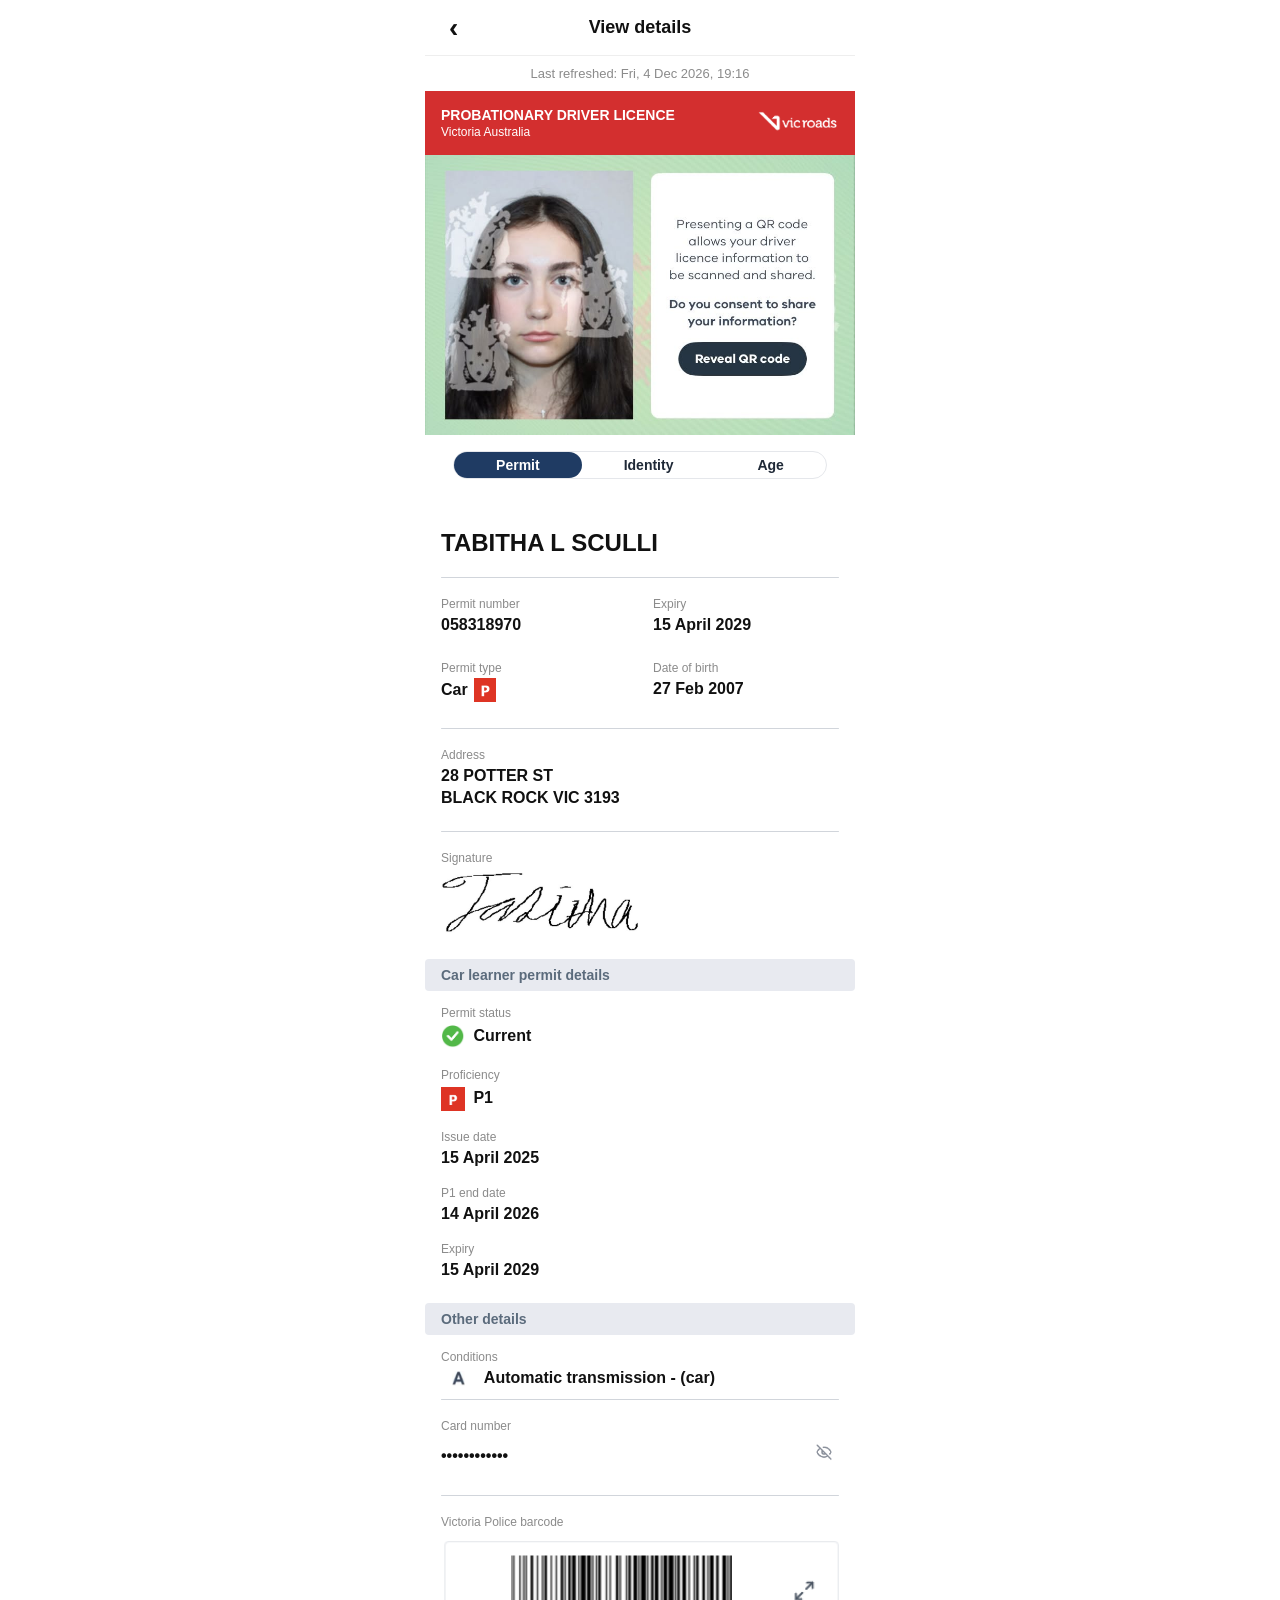
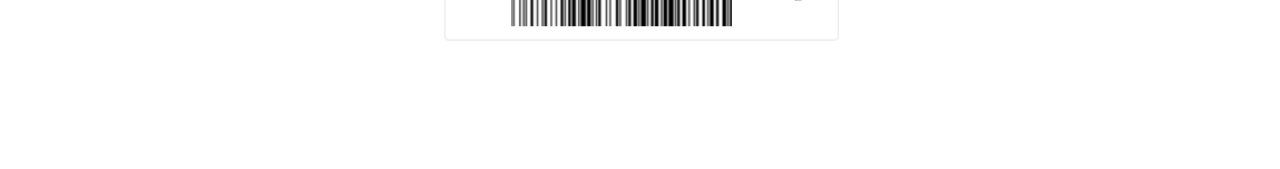
<file: index.html>
<!DOCTYPE html>
<html lang="en">
<head>
  <meta charset="UTF-8" />
  <title>View details</title>

  <!-- iOS-safe viewport -->
  <meta name="viewport" content="width=device-width, initial-scale=1, viewport-fit=cover">

  <link rel="stylesheet" href="styles.css" />
</head>
<body>

<div class="app">

  <!-- HEADER -->
  <header class="top-header">
    <a href="home.html" class="back">‹</a>
    <div class="title">View details</div>
  </header>

 <div class="refresh" id="lastRefreshed"></div>




  <!-- RED LICENCE BAR -->
  <div class="licence-bar">
  <div>
    <div class="licence-title">PROBATIONARY DRIVER LICENCE</div>
    <div class="licence-sub">Victoria Australia</div>
  </div>
  <!-- Replace text with image -->
  <div class="logo">
    <img src="b7be7c363_image (1),.png" alt="Vicroads Logo" />
  </div>
</div>

  <!-- IMAGE SECTION (REPLACES GREEN BACKGROUND) -->
  <div class="image-section qr-wrap">
  <img src="ghhggh.jpg" alt="Licence QR Section">

  <!-- clickable area on top of the screenshot button -->
  <button class="qr-hotspot" onclick="window.location.href='qr.html?from=permit'">
    Reveal QR code
  </button>
</div>


 <div class="segmented">
  <button class="active">Permit</button>

  <a href="identity.html" class="segmented-link">
    <button>Identity</button>
  </a>

  <a href="age.html" class="segmented-link">
  <button>Age</button>
  </a>
</div>

  <!-- DETAILS -->
  <div class="details">

  <h2>TABITHA L SCULLI</h2>

  <div class="divider"></div>


  <!-- BASIC DETAILS -->
  <div class="row">
    <div>
      <span>Permit number</span>
      <strong>058318970</strong>
    </div>
    <div>
      <span>Expiry</span>
      <strong>15 April 2029</strong>
    </div>
  </div>

    <div class="row">
    <div>
      <span>Permit type</span>
    <p class="car-permit">
  Car 
  <span class="permit-badge">
    <img src="pppp.png" alt="Permit Icon" class="permit-icon" />
  </span>
</p>



    </div>
    <div>
      <span>Date of birth</span>
      <strong>27 Feb 2007</strong>
    </div>
  </div>

  <div class="divider"></div>

  <div class="single">
    <span>Address</span>
    <strong>28 POTTER ST</strong>
    <strong>BLACK ROCK VIC 3193</strong>
  </div>

<div class="divider"></div>


  <div class="single">
  <span>Signature</span>
  <img src="rr``.jpg" alt="Driver Signature" class="signature-image" />
</div>


  <!-- SECTION -->
  <div class="section-banner">
  <h3>Car learner permit details</h3>
</div>


<div class="grid-2">
  <div class="cell">
  <span>Permit status</span>
  <strong>
    <img src="Tick.png" alt="Tick" class="status-tick" />
    Current
  </strong>
</div>


  <div class="cell">
  <span>Proficiency</span>
  <strong>
    <img src="ppp.png" alt="Permit Icon" class="proficiency-logo" />
    P1
  </strong>
</div>

  <div class="cell">
    <span>Issue date</span>
    <strong>15 April 2025</strong>
  </div>

  <div class="cell">
    <span>P1 end date</span>
    <strong>14 April 2026</strong>
  </div>

  <div class="cell">
    <span>Expiry</span>
    <strong>15 April 2029</strong>
  </div>
</div>

  <!-- SECTION -->
   <div class="section-banner">
    <h3>Other details</h3>
   </div>

  <div class="cell">
  <span>Conditions</span>
  <strong>
    <img src="a.png" alt="ass-Icon" class="a-logo" />
    Automatic transmission - (car)
  </strong>
</div>
  
  <div class="divider"></div>

  <div class="single card-number-row">
  <span>Card number</span>

  <div class="card-number-wrapper">
    <strong id="cardNumber" data-real="P4424897">
      ••••••••••••
    </strong>

    <button class="eye-btn" id="toggleEye" type="button">
      <img
        src="close.png"
        class="eye-icon"
        id="eyeIcon"
        alt="Hide card number"
      >
    </button>
  </div>
</div>


  <div class="divider"></div>

  <div class="single">
    <span>Victoria Police barcode</span>
    <img src="barcode.png" class="barcode-logo"/>
  </div>

</div>

<script src="script.js"></script>

</body>
</html>
</file>
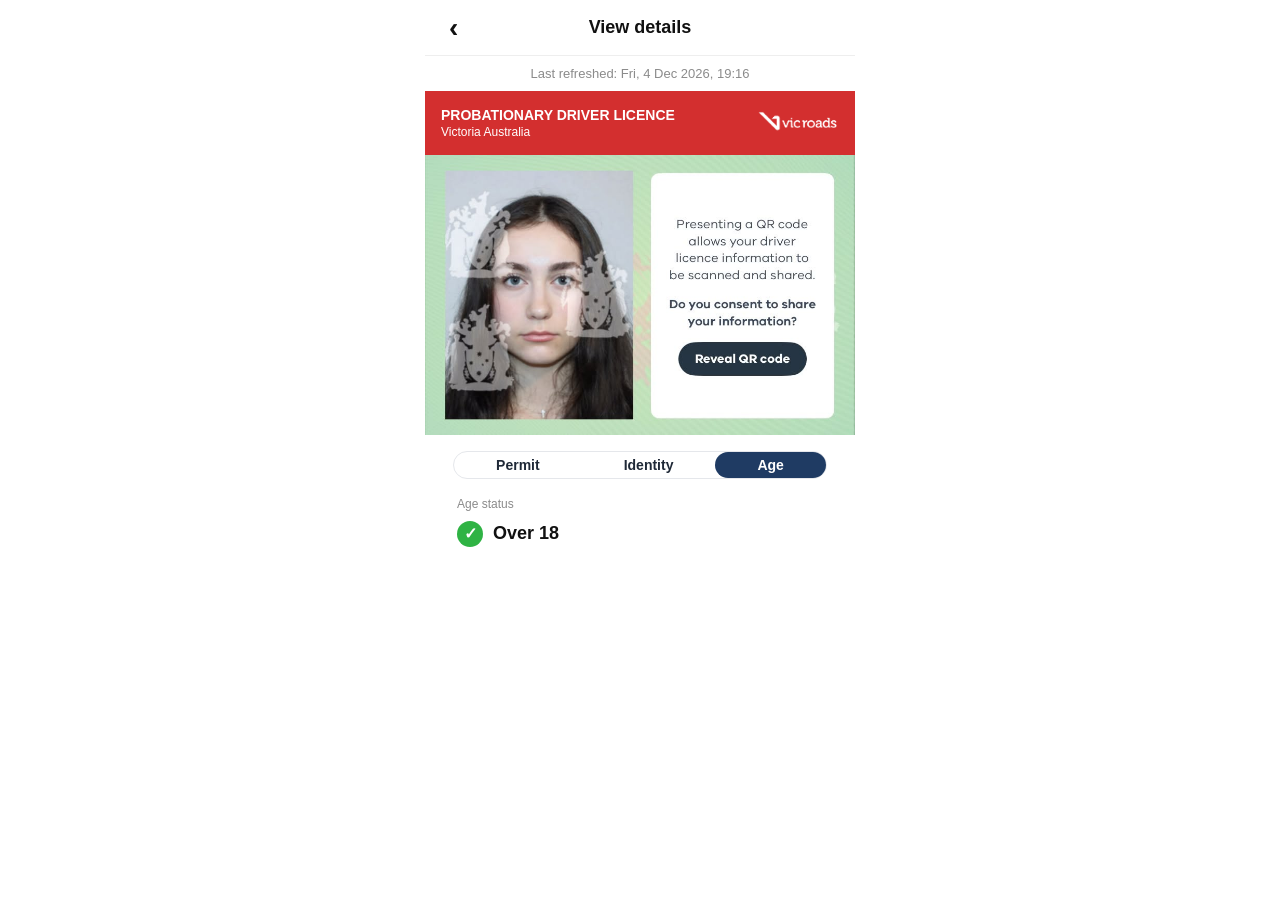
<file: age.html>
<!DOCTYPE html>
<html lang="en">
<head>
  <meta charset="UTF-8" />
  <title>View details</title>
  <meta name="viewport" content="width=device-width, initial-scale=1, viewport-fit=cover" />

  <link rel="stylesheet" href="styles.css" />
</head>

<link rel="stylesheet" href="styles.css" />

<style>
/* make the tab links not look like links */
.segmented-link { text-decoration: none; }

/* Age section */
.age-label {
  font-size: 12px;
  color: #8b8b8b;
  padding: 18px 16px 10px;
}

.age-row {
  display: flex;
  align-items: center;
  gap: 10px;
  padding: 0 16px 18px;
}

.age-check {
  width: 26px;
  height: 26px;
  border-radius: 999px;
  background: #2fb344;
  color: #fff;
  display: flex;
  align-items: center;
  justify-content: center;
  font-weight: 900;
  font-size: 16px;
}

.age-value {
  font-size: 18px;
  font-weight: 700;
  color: #111;
}
</style>

<body>
  <div class="app">

    <!-- HEADER -->
    <header class="top-header">
      <a href="home.html" class="back">‹</a>
      <div class="title">View details</div>
    </header>

    <!-- REFRESH -->
    <div class="refresh" id="lastRefreshed">Last refreshed: —</div>

    <!-- ✅ USE YOUR BANNER + PHOTO EXACTLY -->
    <!-- RED LICENCE BAR -->
    <div class="licence-bar">
      <div>
        <div class="licence-title">PROBATIONARY DRIVER LICENCE</div>
        <div class="licence-sub">Victoria Australia</div>
      </div>
      <!-- Replace text with image -->
      <div class="logo">
        <img src="b7be7c363_image (1),.png" alt="Vicroads Logo" />
      </div>
    </div>

    <!-- IMAGE SECTION (REPLACES GREEN BACKGROUND) -->
   <div class="image-section qr-wrap">
  <img src="ghhggh.jpg" alt="Licence QR Section">

  <!-- clickable area on top of the screenshot button -->
  <button class="qr-hotspot" type="button"
  onclick="window.location.href='qr.html?from=age'"></button>
</div>

    
    <!-- TABS (Age active) -->
    <div class="segmented">
      <a href="index.html" class="segmented-link">
        <button type="button">Permit</button>
      </a>

      <a href="identity.html" class="segmented-link">
        <button type="button">Identity</button>
      </a>

      <a href="age.html" class="segmented-link">
        <button type="button" class="active">Age</button>
      </a>
    </div>

    <!-- AGE CONTENT -->
    <div class="details">
      <div class="age-label">Age status</div>

      <div class="age-row">
        <div class="age-check">✓</div>
        <div class="age-value">Over 18</div>
      </div>
    </div>

  </div>

  <!-- JS: auto-update refresh -->
  <script>
    const refreshEl = document.getElementById("lastRefreshed");
    if (refreshEl) {
      const days = ["Sun","Mon","Tue","Wed","Thu","Fri","Sat"];
      const months = ["Jan","Feb","Mar","Apr","May","Jun","Jul","Aug","Sep","Oct","Nov","Dec"];
      const now = new Date();

      refreshEl.textContent =
        `Last refreshed: ${days[now.getDay()]}, ${now.getDate()} ${months[now.getMonth()]} ${now.getFullYear()}, ` +
        `${String(now.getHours()).padStart(2,"0")}:${String(now.getMinutes()).padStart(2,"0")}`;
    }
  </script>
</body>
</html>
</file>
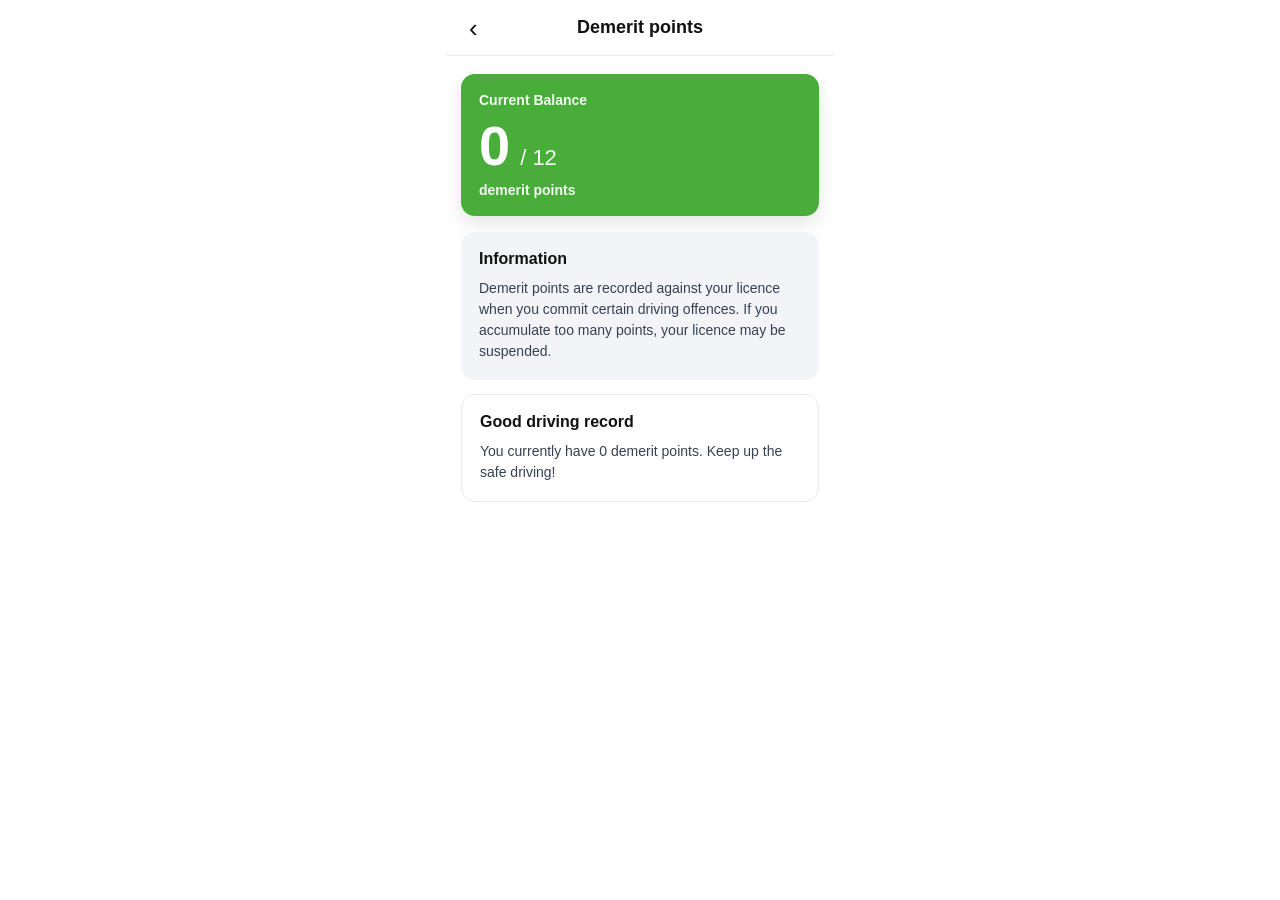
<file: demerit.html>
<!DOCTYPE html>
<html lang="en">
<head>
  <meta charset="UTF-8" />
  <meta name="viewport" content="width=device-width, initial-scale=1, viewport-fit=cover" />
  <title>Demerit points</title>

  <style>
    * { box-sizing: border-box; margin: 0; padding: 0; font-family: -apple-system, BlinkMacSystemFont, "Segoe UI", Roboto, Helvetica, Arial, sans-serif; }
    body { background: #ffffff; color: #111; }

    /* phone frame */
    .app {
      width: 390px;
      height: 100vh;
      margin: 0 auto;
      background: #fff;
      position: relative;
      overflow: hidden;
    }

    /* top header */
    .top-header{
      height: 56px;
      display: flex;
      align-items: center;
      justify-content: center;
      position: relative;
      border-bottom: 1px solid #eee;
      padding: 0 16px;
    }
    .top-header .title{
      font-weight: 600;
      font-size: 18px;
    }
    .top-header .back{
      position: absolute;
      left: 16px;
      text-decoration: none;
      color: #111;
      font-size: 26px;
      line-height: 1;
      padding: 6px 8px;
      border-radius: 10px;
    }
    .top-header .back:active{ background: rgba(0,0,0,0.06); }

    /* page content */
    .content{
      padding: 18px 16px 24px;
    }

    /* green balance card */
    .balance-card{
      background: #49ad3a; /* close to screenshot */
      border-radius: 14px;
      padding: 18px;
      color: #fff;
      box-shadow: 0 8px 18px rgba(0,0,0,0.10);
      margin-bottom: 16px;
    }
    .balance-title{
      font-size: 14px;
      font-weight: 600;
      opacity: 0.95;
      margin-bottom: 10px;
    }
    .balance-row{
      display: flex;
      align-items: baseline;
      gap: 10px;
      margin-bottom: 8px;
    }
    .balance-big{
      font-size: 56px;
      font-weight: 700;
      line-height: 1;
    }
    .balance-outof{
      font-size: 22px;
      font-weight: 500;
      opacity: 0.95;
    }
    .balance-sub{
      font-size: 14px;
      font-weight: 600;
      opacity: 0.95;
    }

    /* info cards */
    .card{
      background: #f2f4f7;
      border-radius: 14px;
      padding: 18px;
      margin-bottom: 14px;
    }
    .card.white{
      background: #fff;
      border: 1px solid #e6e9ee;
    }
    .card-title{
      font-size: 16px;
      font-weight: 700;
      margin-bottom: 10px;
    }
    .card-text{
      font-size: 14px;
      line-height: 1.5;
      color: #374151;
    }
  </style>
</head>

<body>
  <div class="app">

    <header class="top-header">
      <a class="back" href="home.html">‹</a>
      <div class="title">Demerit points</div>
    </header>

    <div class="content">

      <div class="balance-card">
        <div class="balance-title">Current Balance</div>

        <div class="balance-row">
          <div class="balance-big">0</div>
          <div class="balance-outof">/ 12</div>
        </div>

        <div class="balance-sub">demerit points</div>
      </div>

      <div class="card">
        <div class="card-title">Information</div>
        <div class="card-text">
          Demerit points are recorded against your licence when you commit certain driving offences.
          If you accumulate too many points, your licence may be suspended.
        </div>
      </div>

      <div class="card white">
        <div class="card-title">Good driving record</div>
        <div class="card-text">
          You currently have 0 demerit points. Keep up the safe driving!
        </div>
      </div>

    </div>
  </div>
</body>
</html>
</file>
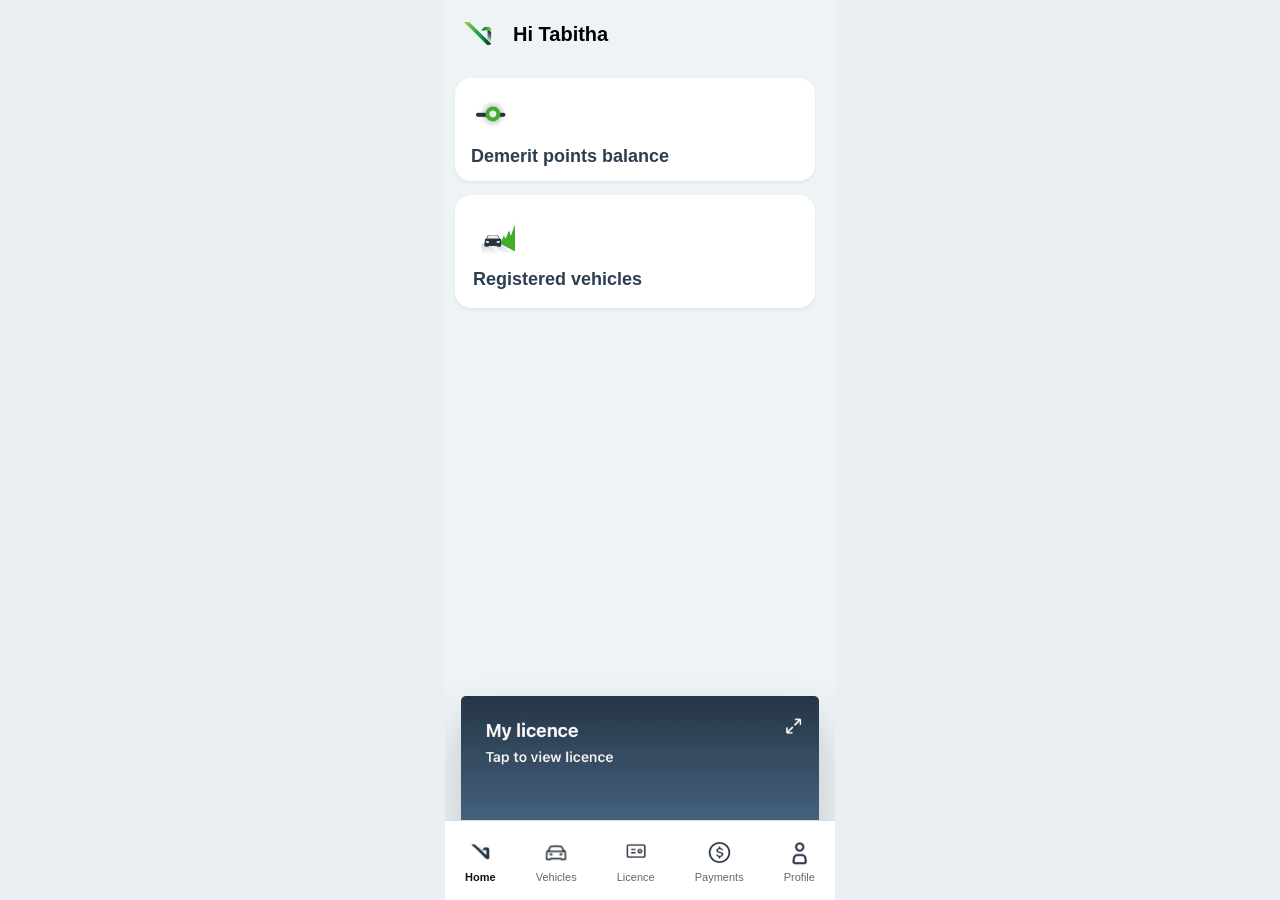
<file: home.html>
<!DOCTYPE html>
<html lang="en">
<head>
<meta charset="UTF-8">
<meta name="viewport" content="width=device-width, initial-scale=1.0">
<title>Licence App</title>

<style>
* * {
  box-sizing: border-box;
  font-family: -apple-system, BlinkMacSystemFont, "Segoe UI", Roboto, Helvetica, Arial, sans-serif;
}

body {
  margin: 0;
  background: #e9eff3;
  display: flex;
  justify-content: center;
}

/* PHONE CONTAINER */
.app {
  width: 390px;
  height: 100vh;
  background: #eef3f6;
  position: relative; /* important for absolute positioning */
  overflow: hidden;
  margin: 0 auto;
}

/* CONTENT */
.content {
  padding: 20px 16px 120px;
}

/* HEADER */
.header {
  display: flex;
  align-items: center;
  gap: 10px;
  padding-top: 10px;
  padding-bottom: 20px;
}

.check {
  width: 22px;
  height: 22px;
  border-radius: 6px;
  border: 2px solid #1abc9c;
  color: #1abc9c;
  display: flex;
  align-items: center;
  justify-content: center;
  font-weight: bold;
}

.header h2 {
  margin: 0;
  font-size: 20px;
}

/* BUTTON CARDS */
.card {
  background: white;
  border-radius: 16px;
  padding: 18px;
  display: flex;
  align-items: center;
  gap: 14px;
  margin-bottom: 14px;
  box-shadow: 0 2px 4px rgba(0,0,0,0.06);
}

.icon {
  width: 36px;
  height: 36px;
  border-radius: 50%;
  background: #eaf7f1;
  display: flex;
  align-items: center;
  justify-content: center;
  font-size: 18px;
}

/* LICENCE BUTTON */
.licence-link {
  position: absolute;
  bottom: -5px;         /* distance above nav; change this for spacing */
  left: 0;
  right: 0;
  display: flex;         /* centers the image */
  justify-content: center;
  text-decoration: none;
  color: inherit;
  position: absolute;
  left: 0;
  right: 0;
  display: flex;
  justify-content: center;
  }

.licence-btn {
  width: calc(100% - 32px); /* full width minus some padding */
  max-width: 390px;
  height: auto;
  border-radius: 5px;
  box-shadow: 0 25px 50px rgba(0,0,0,0.2);
  transition: transform 0.1s ease-in-out;
}

.licence-btn:active {
  transform: scale(0.99);
}

/* BOTTOM NAV */
.nav {
  position: absolute;   /* inside phone */
  bottom: 0;            /* flush at bottom */
  left: 0;
  right: 0;
  height: 80px;
  background: white;
  border-top: 1px solid #ddd;
  display: flex;
  justify-content: space-around;
  align-items: center;             /* push nav up */
  width: 100%;
}

.nav a {
  display: flex;
  flex-direction: column;
  align-items: center;
  justify-content: center;
  text-decoration: none;
  color: #666;
  font-size: 11px;
}

.nav a.active {
  color: #111;      /* dark/black text for active page */
  font-weight: 600;
}

.nav-icon {
  width: 28px;
  height: 28px;
  object-fit: contain;
  display: block;
  margin-bottom: 4px;
}

.demerit-card {
  display: flex;
  flex-direction: column;       
  align-items: flex-start;      
  background: white;            
  border-radius: 16px;          
  padding: 12px;                
  box-shadow: 0 2px 4px rgba(0,0,0,0.06); 
  gap: 8px;                     
  width: 100%;                  
  max-width: 360px;             
  margin-bottom: 14px;          
  box-sizing: border-box;

  /* NEW: move the card to the right */
  margin-left: 10px;   /* shifts the whole card 20px right */
}


.demerit-img {
  width: 48px;                 /* same as Tailwind w-12 */
  height: 48px;                /* same as Tailwind h-12 */
  object-fit: contain;         /* keeps proportions */
}

.demerit-text {
  font-size: 1.125rem;         /* ~18px, similar to text-lg */
  font-weight: 600;             /* bold */
  color: #2D3E50;
  margin: 0px;
  margin-left: 4px;
  margin-bottom: 2px;
  text-align: left;
}

.vehicle-card {
  display: flex;
  flex-direction: column;       
  align-items: flex-start;      
  background: white;            
  border-radius: 16px;          
  padding: 18px;                
  box-shadow: 0 2px 4px rgba(0,0,0,0.06); 
  gap: 8px;                     
  width: 100%;                  
  max-width: 360px;             
  margin-bottom: 14px;          
  box-sizing: border-box;

  /* NEW: move the card to the right */
  margin-left: 10px;  
}


.vehicle-img {
  width: 48px;                 /* same as Demerit Points card */
  height: 48px;
  object-fit: contain;
}

.vehicle-text {
  font-size: 1.125rem;         /* ~18px */
  font-weight: 600;
  color: #2D3E50;
  margin: 0;
  text-align: left;
}

.header img.header-img {
  width: 48px;      /* adjust width */
  height: 48px;     /* adjust height */
  object-fit: contain;  /* keeps aspect ratio */
  margin-left: 10px;
}


</style>
</head>

<body>

<div class="app">

 <div class="header">
  <img src="vicroadlogo.png" alt="Profile" class="header-img">
  <h2>Hi Tabitha</h2>
</div>


    <a href="demerit.html" style="text-decoration:none; color:inherit; display:block;">
  <div class="demerit-card">
    <img src="0d9abd62a_IMG_6900.jpg" alt="Demerit Points" class="demerit-img">
    <h3 class="demerit-text">Demerit points balance</h3>
  </div>
</a>

   <a href="vehicles.html" style="text-decoration:none; color:inherit; display:block;">
  <div class="vehicle-card">
    <img src="Vechile.jpg" class="vehicle-img">
    <h3 class="vehicle-text">Registered vehicles</h3>
  </div>
</a>

 <a href="index.html" class="licence-link">
  <img src="License button.jpg" alt="My licence" class="licence-btn">
</a>



  <nav class="nav">
    <a href="home.html" class="active">
      <img src="home logo.png" alt="Licence" class="nav-icon">
      Home
    </a>

    <a href="vehicles-menu.html">
  <img src="car logo.png" class="nav-icon">
  Vehicles
</a>


    <a href="index.html">
      <img src="License logo.png" alt="Licence" class="nav-icon">
      Licence
    </a>
    <a href="payment.html">
      <img src="payment logo.png" alt="Licence" class="nav-icon">
      Payments
    </a>

    <a href="profile.html">
      <img src="profile logo.png" alt="Licence" class="nav-icon">
      Profile
    </a>
  </nav>

</div>

</body>
</html>
</file>
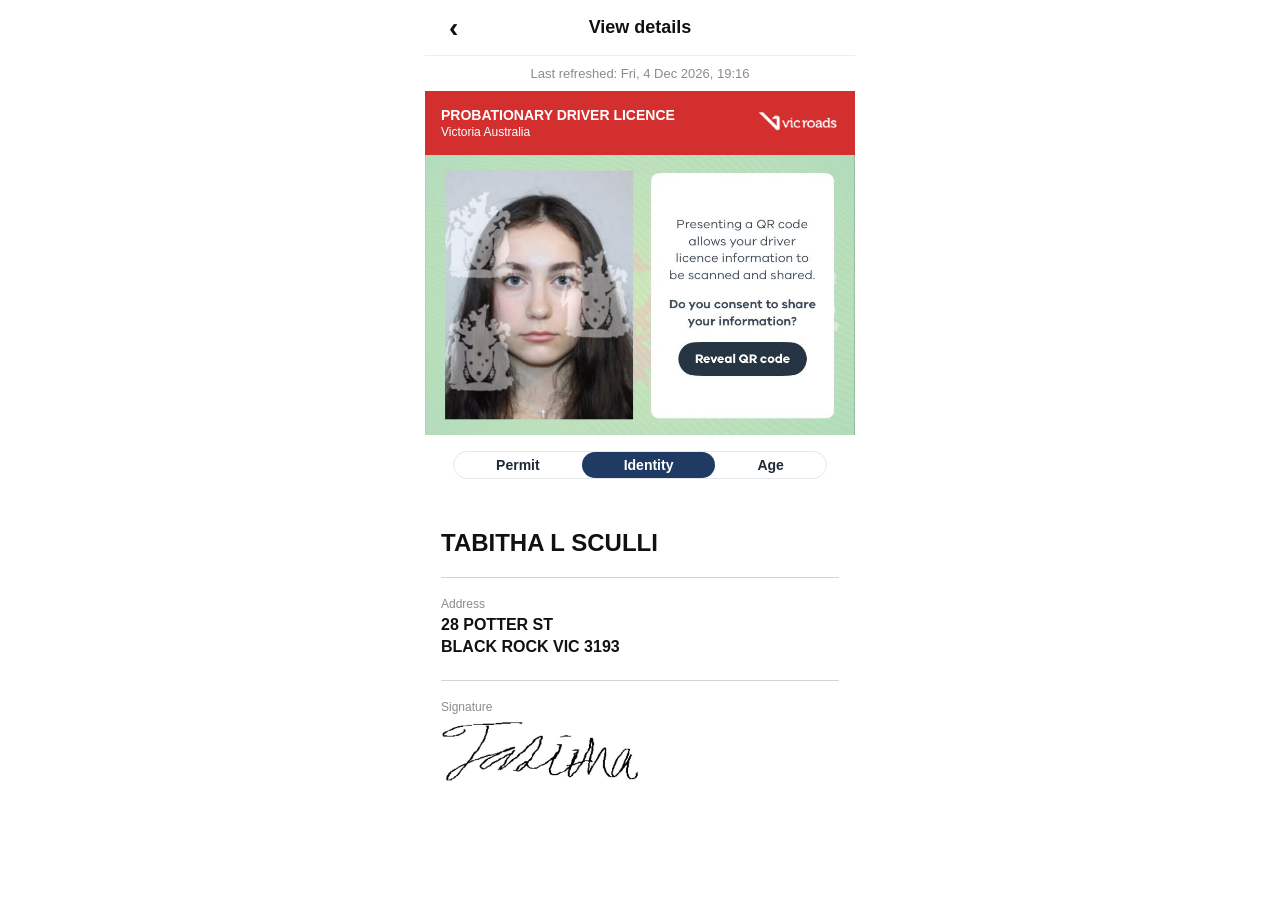
<file: identity.html>
<!DOCTYPE html>
<html lang="en">
<head>
  <meta charset="UTF-8" />
  <title>View details</title>

  <meta name="viewport" content="width=device-width, initial-scale=1, viewport-fit=cover">
  <link rel="stylesheet" href="styles.css" />
</head>

<link rel="stylesheet" href="styles.css" />

<body>
  <div class="app">

    <header class="top-header">
      <a href="home.html" class="back">‹</a>
      <div class="title">View details</div>
    </header>

    <div class="refresh" id="lastRefreshed"></div>

    <div class="licence-bar">
      <div>
        <div class="licence-title">PROBATIONARY DRIVER LICENCE</div>
        <div class="licence-sub">Victoria Australia</div>
      </div>
      <div class="logo">
        <img src="b7be7c363_image (1),.png" alt="Vicroads Logo" />
      </div>
    </div>

   <div class="image-section qr-wrap">
  <img src="ghhggh.jpg" alt="Licence QR Section">

  <!-- clickable area on top of the screenshot button -->
  <button class="qr-hotspot" type="button" onclick="window.location.href='qr.html?from=identity'"></button>
</div>


    <div class="segmented">

  <a href="index.html" class="segmented-link">
    <button>Permit</button>
  </a>

  <a href="identity.html" class="segmented-link">
    <button class="active">Identity</button>
  </a>

  <a href="age.html" class="segmented-link">
    <button>Age</button>
  </a>

</div>


    <div class="details">
      <h2>TABITHA L SCULLI</h2>

      <div class="divider"></div>

      <div class="single">
        <span>Address</span>
        <strong>28 POTTER ST</strong>
        <strong>BLACK ROCK VIC 3193</strong>
      </div>

      <div class="divider"></div>

      <div class="single">
        <span>Signature</span>
        <img src="rr``.jpg" alt="Driver Signature" class="signature-image" />
      </div>
    </div> <!-- ✅ close .details -->

  </div> <!-- ✅ close .app -->

  <script src="script.js"></script>
</body>
</html>
</file>
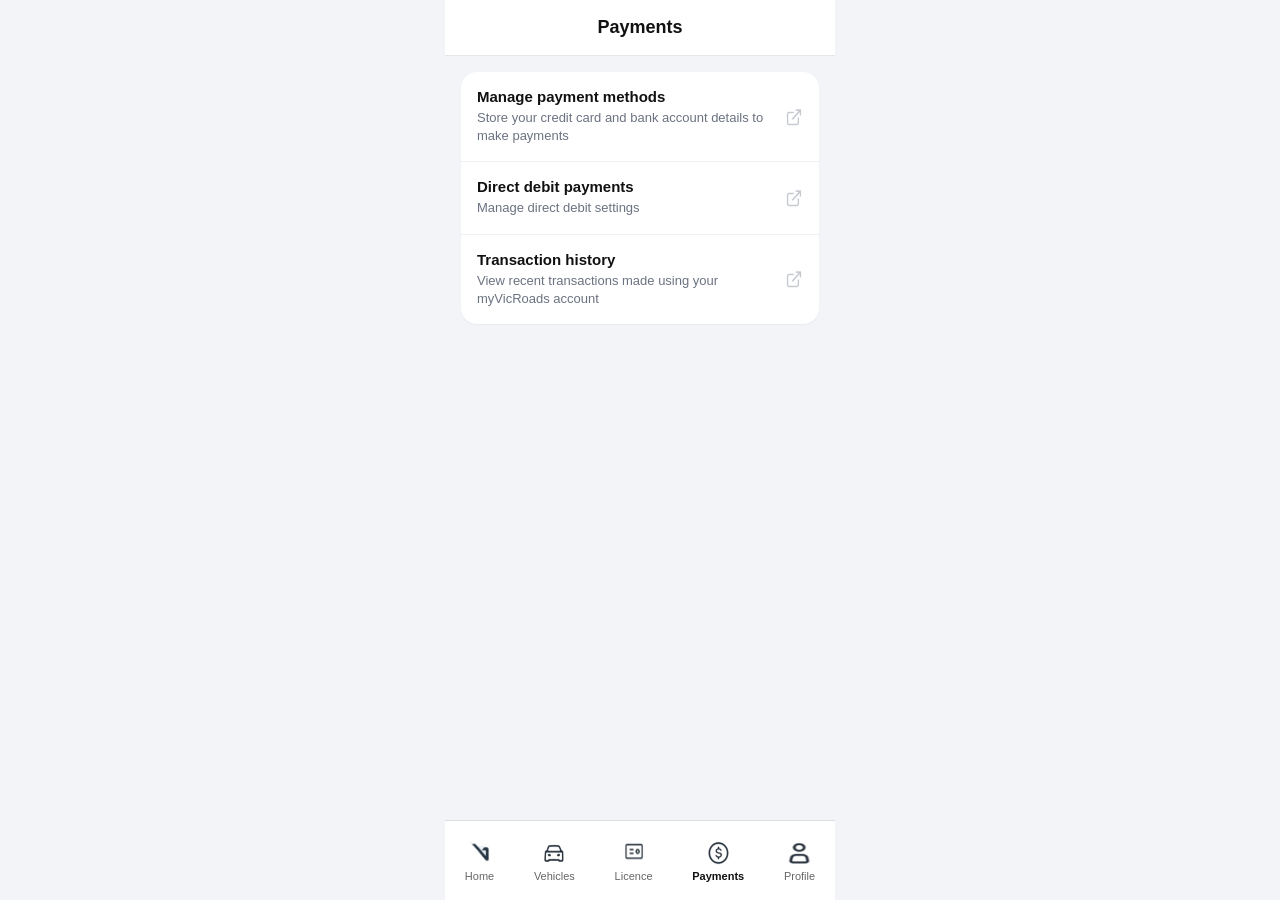
<file: payment.html>
<!DOCTYPE html>
<html lang="en">
<head>
  <meta charset="UTF-8" />
  <meta name="viewport" content="width=device-width, initial-scale=1, viewport-fit=cover" />
  <title>Payments</title>

  <style>
    * {
      box-sizing: border-box;
      margin: 0;
      padding: 0;
      font-family: -apple-system, BlinkMacSystemFont, "Segoe UI", Roboto, Helvetica, Arial, sans-serif;
    }

    body {
      background: #f2f4f7;
      color: #111;
    }

    .app {
      width: 390px;
      height: 100vh;
      margin: 0 auto;
      background: #f2f4f7;
      position: relative;
      overflow: hidden;
    }

    /* HEADER */
    .top-header {
      height: 56px;
      display: flex;
      align-items: center;
      justify-content: center;
      background: #fff;
      border-bottom: 1px solid #e5e7eb;
    }

    .top-header .title {
      font-size: 18px;
      font-weight: 600;
    }

    /* CONTENT */
    .content {
      padding: 16px;
    }

    .card {
      background: #fff;
      border-radius: 16px;
      overflow: hidden;
      box-shadow: 0 1px 2px rgba(0,0,0,0.04);
    }

    .item {
      display: flex;
      justify-content: space-between;
      align-items: center;
      padding: 16px;
      text-decoration: none;
      color: inherit;
    }

    .item + .item {
      border-top: 1px solid #eef0f3;
    }

    .item-text h3 {
      font-size: 15px;
      font-weight: 600;
      margin-bottom: 4px;
    }

    .item-text p {
      font-size: 13px;
      color: #6b7280;
      line-height: 1.4;
    }

    .external {
      width: 18px;
      height: 18px;
      opacity: 0.6;
      flex-shrink: 0;
    }

    .item:active {
      background: #f9fafb;
    }

    /* BOTTOM NAV */
    .nav {
      position: absolute;
      bottom: 0;
      width: 100%;
      height: 80px;
      background: #fff;
      border-top: 1px solid #ddd;
      display: flex;
      justify-content: space-around;
      align-items: center;
    }

    .nav a {
      text-decoration: none;
      color: #666;
      font-size: 11px;
      text-align: center;
    }

    .nav a.active {
      color: #111;
      font-weight: 600;
    }

    .nav-icon {
      width: 26px;
      height: 26px;
      display: block;
      margin: 0 auto 4px;
    }
  </style>
</head>

<body>
  <div class="app">

    <header class="top-header">
      <div class="title">Payments</div>
    </header>

    <div class="content">
      <div class="card">

        <a href="#" class="item">
          <div class="item-text">
            <h3>Manage payment methods</h3>
            <p>Store your credit card and bank account details to make payments</p>
          </div>
          <img src="tic.png" class="external">
        </a>

        <a href="#" class="item">
          <div class="item-text">
            <h3>Direct debit payments</h3>
            <p>Manage direct debit settings</p>
          </div>
          <img src="tic.png" class="external">
        </a>

        <a href="#" class="item">
          <div class="item-text">
            <h3>Transaction history</h3>
            <p>View recent transactions made using your myVicRoads account</p>
          </div>
          <img src="tic.png" class="external">
        </a>

      </div>
    </div>

    <!-- bottom nav -->
    <nav class="nav">
      <a href="home.html">
        <img src="home logo.png" class="nav-icon">
        Home
      </a>

      <a href="vehicles-menu.html">
        <img src="car logo.png" class="nav-icon">
        Vehicles
      </a>

      <a href="index.html">
        <img src="License logo.png" class="nav-icon">
        Licence
      </a>

      <a href="payment.html" class="active">
        <img src="payment logo.png" class="nav-icon">
        Payments
      </a>

      <a href="profile.html">
        <img src="profile logo.png" class="nav-icon">
        Profile
      </a>
    </nav>

  </div>
</body>
</html>
</file>
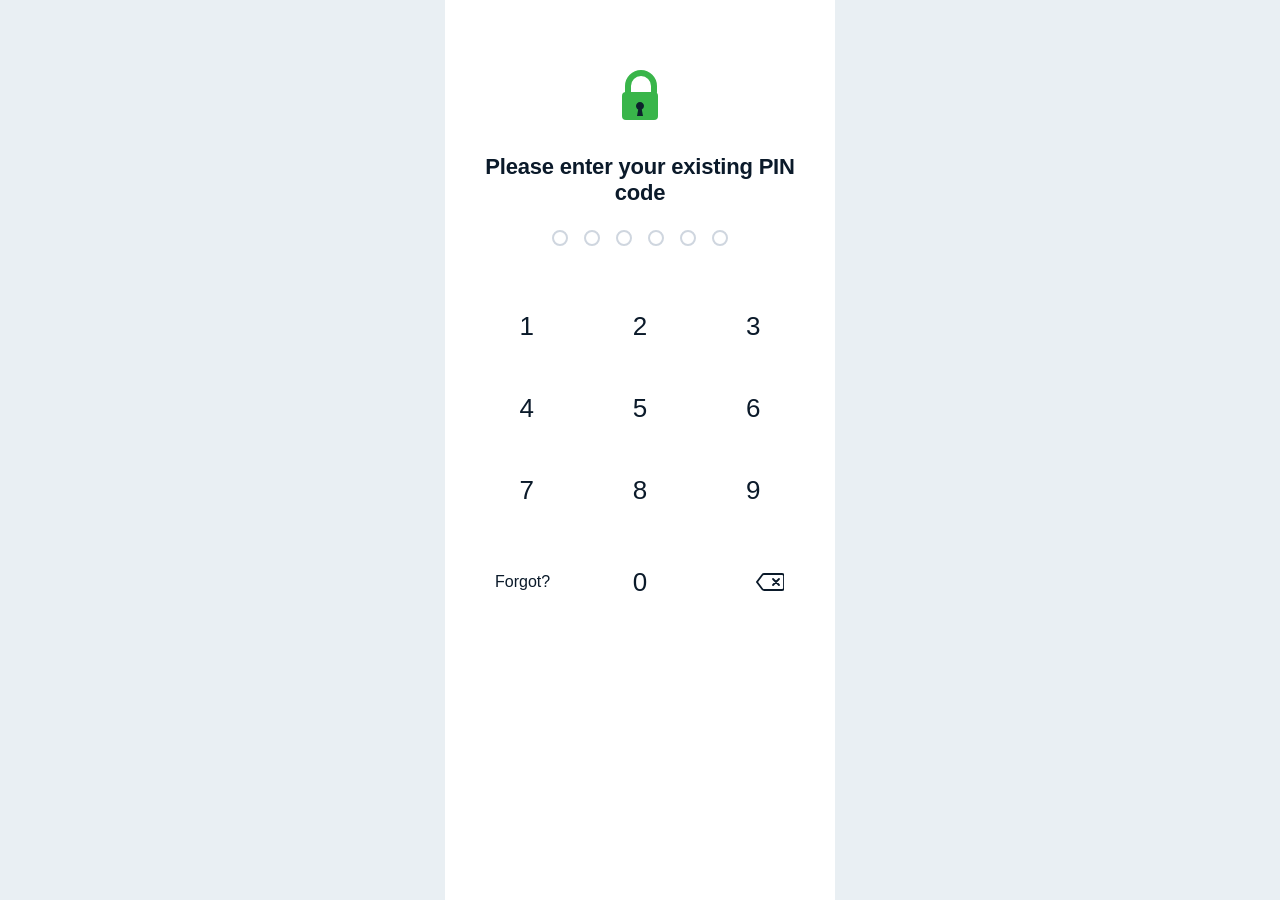
<file: pin.html>
<!DOCTYPE html>
<html lang="en">
<head>
  <meta charset="UTF-8" />
  <meta name="viewport" content="width=device-width, initial-scale=1, viewport-fit=cover" />
  <title>Enter PIN</title>
  <style>
    * { box-sizing: border-box; margin: 0; padding: 0; font-family: -apple-system, BlinkMacSystemFont, "Segoe UI", Roboto, Helvetica, Arial, sans-serif; }
    body { background: #fff; color: #0b1a2a; }

    /* Phone frame (optional) */
    .app {
      width: 390px;
      height: 100vh;
      margin: 0 auto;
      background: #fff;
      position: relative;
      overflow: hidden;
      padding: 28px 18px 22px;
    }

    .top {
      display: flex;
      flex-direction: column;
      align-items: center;
      margin-top: 18px;
    }

    .lock {
      width: 64px;
      height: 64px;
      margin: 18px 0 18px;
    }

    h1 {
      font-size: 22px;
      font-weight: 800;
      text-align: center;
      margin: 8px 0 18px;
      letter-spacing: -0.2px;
    }

    .dots {
      display: flex;
      gap: 16px;
      justify-content: center;
      margin: 6px 0 22px;
    }

    .dot {
      width: 16px;
      height: 16px;
      border-radius: 999px;
      border: 2px solid #cfd6df;
      background: transparent;
    }

    .dot.filled {
      background: #0b1a2a;
      border-color: #0b1a2a;
    }

    .keypad {
      margin-top: 24px;
      display: grid;
      grid-template-columns: repeat(3, 1fr);
      gap: 26px 10px;
      width: 100%;
      padding: 6px 12px 0;
      justify-items: center;
      align-items: center;
    }

    .key {
      width: 86px;
      height: 56px;
      border: none;
      background: transparent;
      font-size: 26px;
      font-weight: 500;
      color: #0b1a2a;
      border-radius: 14px;
      cursor: pointer;
      -webkit-tap-highlight-color: transparent;
    }

    .key:active {
      background: rgba(11, 26, 42, 0.06);
    }

    .bottom-row {
      width: 100%;
      display: grid;
      grid-template-columns: 1fr 1fr 1fr;
      align-items: center;
      justify-items: center;
      margin-top: 10px;
      padding: 0 12px;
    }

    .forgot {
      justify-self: start;
      background: transparent;
      border: none;
      color: #0b1a2a;
      font-size: 16px;
      font-weight: 500;
      cursor: pointer;
      padding: 10px 8px;
      border-radius: 10px;
    }

    .forgot:active { background: rgba(11, 26, 42, 0.06); }

    .backspace {
      justify-self: end;
      width: 46px;
      height: 40px;
      display: inline-flex;
      align-items: center;
      justify-content: center;
      border: none;
      background: transparent;
      border-radius: 12px;
      cursor: pointer;
    }
    .backspace:active { background: rgba(11, 26, 42, 0.06); }

    .hint {
      position: absolute;
      left: 0;
      right: 0;
      bottom: 10px;
      text-align: center;
      font-size: 12px;
      color: #7a8796;
    }

    /* If you want it centered on desktop with grey bg */
    .page {
      min-height: 100vh;
      display: flex;
      justify-content: center;
      background: #e9eff3;
    }
  </style>
</head>
<body>
  <div class="page">
    <div class="app">
        <div class="center-area"></div>
      <div class="top">
        <!-- Simple lock SVG (green lock + dark keyhole) -->
        <svg class="lock" viewBox="0 0 64 64" aria-hidden="true">
          <path d="M20 28v-6c0-7.2 5.8-13 13-13s13 5.8 13 13v6"
                fill="none" stroke="#39b54a" stroke-width="6" stroke-linecap="round"/>
          <rect x="14" y="28" width="36" height="28" rx="4" fill="#39b54a"/>
          <path d="M32 38c-2.2 0-4 1.8-4 4 0 1.5.9 2.9 2.2 3.5L29 52h6l-1.2-6.5A4 4 0 0 0 36 42c0-2.2-1.8-4-4-4z"
                fill="#0b1a2a" opacity="0.95"/>
        </svg>

        <h1>Please enter your existing PIN code</h1>

        <div class="dots" id="dots" aria-label="PIN dots">
          <div class="dot"></div>
          <div class="dot"></div>
          <div class="dot"></div>
          <div class="dot"></div>
          <div class="dot"></div>
          <div class="dot"></div>
        </div>
      </div>

      <div class="keypad" aria-label="Keypad">
        <button class="key" data-num="1">1</button>
        <button class="key" data-num="2">2</button>
        <button class="key" data-num="3">3</button>
        <button class="key" data-num="4">4</button>
        <button class="key" data-num="5">5</button>
        <button class="key" data-num="6">6</button>
        <button class="key" data-num="7">7</button>
        <button class="key" data-num="8">8</button>
        <button class="key" data-num="9">9</button>

        <!-- Bottom row: Forgot? | 0 | Backspace -->
        <div class="bottom-row" style="grid-column: 1 / -1;">
          <button class="forgot" type="button">Forgot?</button>

          <button class="key" data-num="0" style="width: 86px;">0</button>

          <button class="backspace" type="button" aria-label="Backspace" id="backspace">
            <!-- backspace icon -->
            <svg width="28" height="20" viewBox="0 0 28 20" aria-hidden="true">
              <path d="M8 2h18a2 2 0 0 1 2 2v12a2 2 0 0 1-2 2H8a2 2 0 0 1-1.6-.8L1 10l5.4-7.2A2 2 0 0 1 8 2z"
                    fill="none" stroke="#0b1a2a" stroke-width="1.8" />
              <path d="M17 7l6 6M23 7l-6 6" stroke="#0b1a2a" stroke-width="1.8" stroke-linecap="round"/>
            </svg>
          </button>
        </div>
      </div>

      <div class="hint" id="hint"></div>
    </div>
  </div>

  <script>
    const dots = Array.from(document.querySelectorAll("#dots .dot"));
    const keys = Array.from(document.querySelectorAll(".key[data-num]"));
    const backspace = document.getElementById("backspace");
    const hint = document.getElementById("hint");

    let pin = "";

    function renderDots() {
      dots.forEach((d, i) => d.classList.toggle("filled", i < pin.length));
    }

    function setHint(msg) {
      hint.textContent = msg || "";
      if (msg) setTimeout(() => (hint.textContent = ""), 1200);
    }

    keys.forEach(btn => {
      btn.addEventListener("click", () => {
        if (pin.length >= 6) return;
        pin += btn.dataset.num;
        renderDots();

        if (pin.length === 6) {
  setTimeout(() => {
    window.location.href = "home.html";
  }, 150);
}
      });
    });

    backspace.addEventListener("click", () => {
      if (!pin.length) return;
      pin = pin.slice(0, -1);
      renderDots();
    });

    renderDots();
  </script>
</body>
</html>
</file>
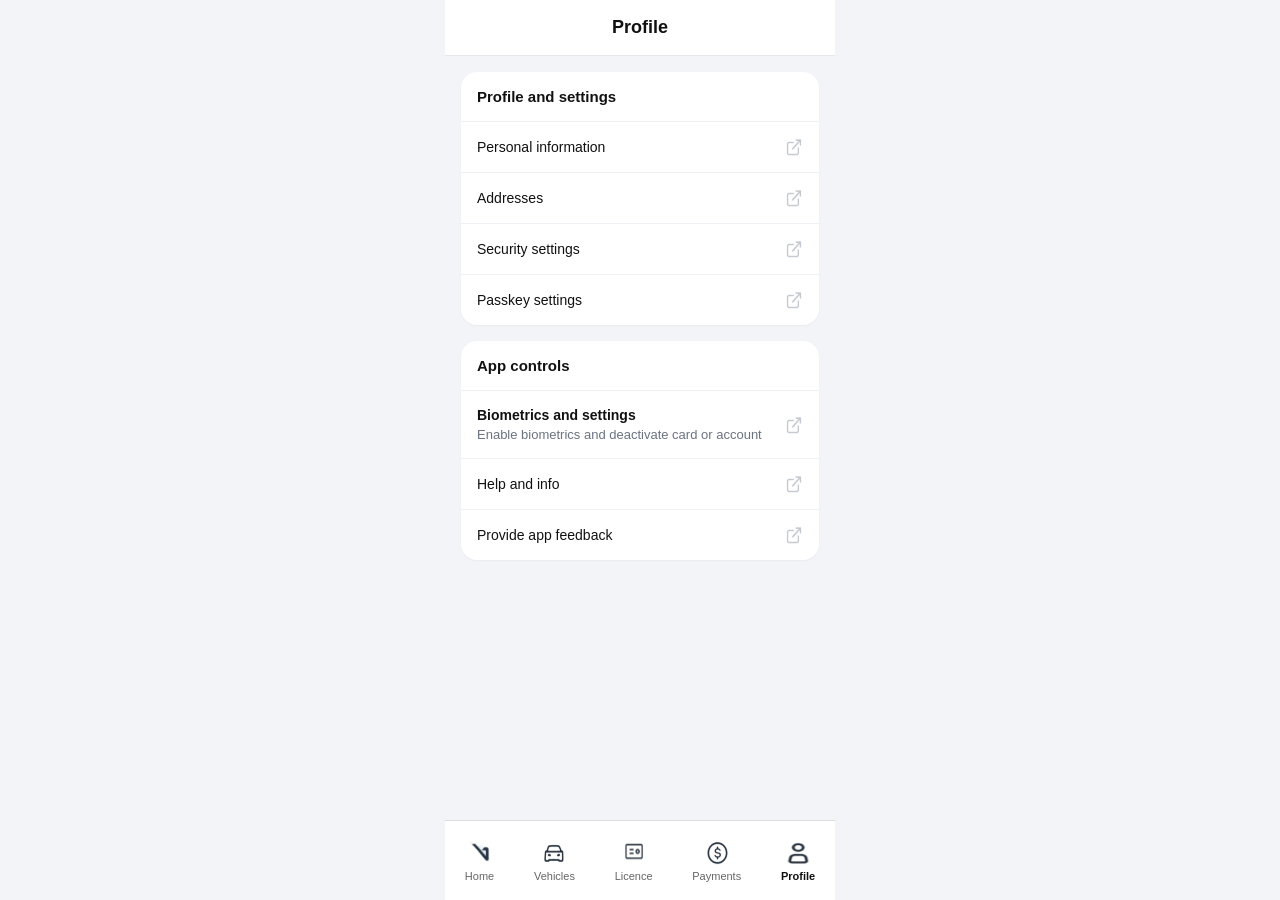
<file: profile.html>
<!DOCTYPE html>
<html lang="en">
<head>
  <meta charset="UTF-8" />
  <meta name="viewport" content="width=device-width, initial-scale=1, viewport-fit=cover" />
  <title>Profile</title>

  <link rel="stylesheet" href="styles.css" />
  
  <style>
    * {
      box-sizing: border-box;
      margin: 0;
      padding: 0;
      font-family: -apple-system, BlinkMacSystemFont, "Segoe UI", Roboto, Helvetica, Arial, sans-serif;
    }

    body {
      background: #f2f4f7;
      color: #111;
    }

    .app {
      width: 390px;
      height: 100vh;
      margin: 0 auto;
      background: #f2f4f7;
      position: relative;
      overflow: hidden;
    }

    /* HEADER */
    .top-header {
      height: 56px;
      display: flex;
      align-items: center;
      justify-content: center;
      background: #fff;
      border-bottom: 1px solid #e5e7eb;
    }

    .top-header .title {
      font-size: 18px;
      font-weight: 600;
    }

    /* CONTENT */
    .content {
      padding: 16px;
      padding-bottom: 100px;
    }

    .section {
      background: #fff;
      border-radius: 16px;
      overflow: hidden;
      margin-bottom: 16px;
      box-shadow: 0 1px 2px rgba(0,0,0,0.04);
    }

    .section-header {
      padding: 16px;
      font-size: 15px;
      font-weight: 700;
      border-bottom: 1px solid #eef0f3;
    }

    .item {
      display: flex;
      justify-content: space-between;
      align-items: center;
      padding: 16px;
      text-decoration: none;
      color: inherit;
      font-size: 14px;
    }

    .item + .item {
      border-top: 1px solid #eef0f3;
    }

    .item p {
      font-size: 13px;
      color: #6b7280;
      margin-top: 4px;
    }

    .chevron {
      width: 18px;
      height: 18px;
      opacity: 0.6;
      flex-shrink: 0;
    }

    .item:active {
      background: #f9fafb;
    }

    /* BOTTOM NAV */
    .nav {
      position: absolute;
      bottom: 0;
      width: 100%;
      height: 80px;
      background: #fff;
      border-top: 1px solid #ddd;
      display: flex;
      justify-content: space-around;
      align-items: center;
    }

    .nav a {
      text-decoration: none;
      color: #666;
      font-size: 11px;
      text-align: center;
    }

    .nav a.active {
      color: #111;
      font-weight: 600;
    }

    .nav-icon {
      width: 26px;
      height: 26px;
      display: block;
      margin: 0 auto 4px;
    }
  </style>
</head>

<body>
  <div class="app">

    <header class="top-header">
      <div class="title">Profile</div>
    </header>

    <div class="content">

      <div class="section">
        <div class="section-header">Profile and settings</div>

        <a href="#" class="item">
          <span>Personal information</span>
          <img src="tic.png" class="chevron">
        </a>

        <a href="#" class="item">
          <span>Addresses</span>
          <img src="tic.png" class="chevron">
        </a>

        <a href="#" class="item">
          <span>Security settings</span>
          <img src="tic.png" class="chevron">
        </a>

        <a href="#" class="item">
          <span>Passkey settings</span>
          <img src="tic.png" class="chevron">
        </a>
      </div>

      <div class="section">
        <div class="section-header">App controls</div>

        <a href="#" class="item">
          <div>
            <strong>Biometrics and settings</strong>
            <p>Enable biometrics and deactivate card or account</p>
          </div>
          <img src="tic.png" class="chevron">
        </a>

        <a href="#" class="item">
          <span>Help and info</span>
          <img src="tic.png" class="chevron">
        </a>

        <a href="#" class="item">
          <span>Provide app feedback</span>
          <img src="tic.png" class="chevron">
        </a>
      </div>

    </div>

    <!-- bottom nav -->
    <nav class="nav">
      <a href="home.html">
        <img src="home logo.png" class="nav-icon">
        Home
      </a>

      <a href="vehicles-menu.html">
        <img src="car logo.png" class="nav-icon">
        Vehicles
      </a>

      <a href="index.html">
        <img src="License logo.png" class="nav-icon">
        Licence
      </a>

      <a href="payment.html">
        <img src="payment logo.png" class="nav-icon">
        Payments
      </a>

      <a href="profile.html" class="active">
        <img src="profile logo.png" class="nav-icon">
        Profile
      </a>
    </nav>

  </div>
</body>
</html>
</file>
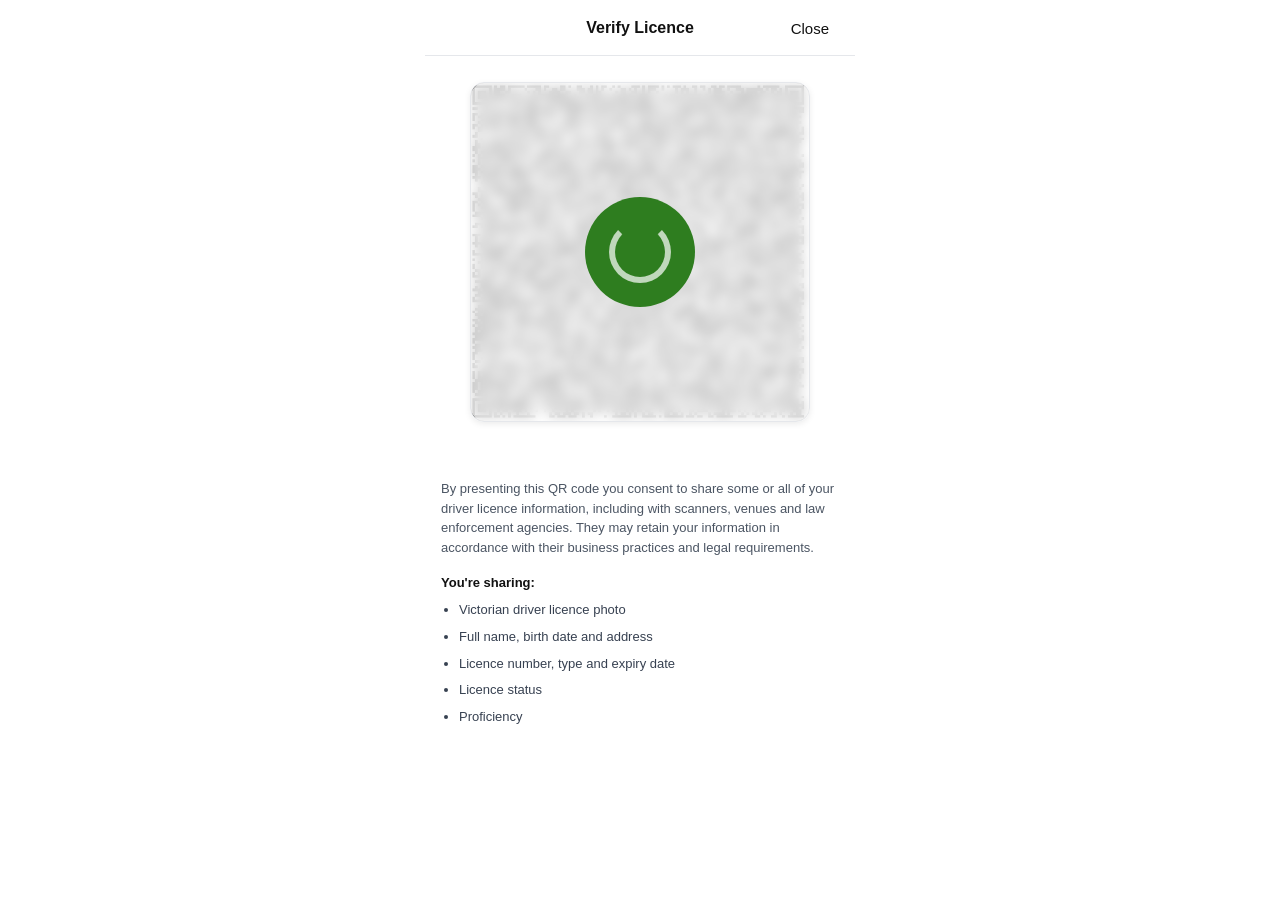
<file: qr.html>
<!DOCTYPE html>
<html lang="en">
<head>
  <meta charset="UTF-8" />
  <meta name="viewport" content="width=device-width, initial-scale=1, viewport-fit=cover" />
  <title>Verify Licence</title>

  <style>
    *{box-sizing:border-box;margin:0;padding:0;font-family:-apple-system,BlinkMacSystemFont,"Segoe UI",Roboto,Helvetica,Arial,sans-serif}
    body{background:#fff;color:#111}

    .app{max-width:430px;margin:0 auto;min-height:100vh;min-height:100dvh;background:#fff}

    /* top bar */
    .top{
      height:56px;
      display:flex;
      align-items:center;
      justify-content:center;
      border-bottom:1px solid #e5e7eb;
      position:relative;
      padding:0 16px;
      background:#fff;
    }
    .top .title{font-size:16px;font-weight:600}
    .close{
      position:absolute;
      right:16px;
      top:50%;
      transform:translateY(-50%);
      text-decoration:none;
      color:#111;
      font-size:15px;
      font-weight:500;
      padding:6px 10px;
      border-radius:10px;
    }
    .close:active{background:rgba(0,0,0,0.06)}

    /* content */
    .content{padding:18px 16px 28px}

    .qr-wrap{
      display:flex;
      justify-content:center;
      margin:8px 0 18px;
    }

    .qr{
      width:min(340px, 92%);
      aspect-ratio:1/1;
      border:1px solid #e5e7eb;
      border-radius:14px;
      overflow:hidden;
      position:relative;
      box-shadow:0 2px 6px rgba(0,0,0,0.08);
    }

    .qr img{
      width:100%;
      height:100%;
      object-fit:cover;
      display:block;
    }

    /* overlay blur + fade */
    .overlay{
      position:absolute;
      inset:0;
      display:flex;
      align-items:center;
      justify-content:center;
      background:rgba(255,255,255,0.7);
      backdrop-filter:blur(6px);
      z-index:2;
      transition:opacity 0.4s ease;
    }

    /* green circle */
    .loader{
      width:110px;
      height:110px;
      background:#2e7d1f;
      border-radius:50%;
      display:flex;
      align-items:center;
      justify-content:center;
    }

    /* white spinning arc */
    .loader::after{
      content:"";
      width:50px;
      height:50px;
      border:6px solid rgba(255,255,255,0.7);
      border-top:6px solid transparent;
      border-radius:50%;
      animation:spin 1s linear infinite;
    }

    @keyframes spin{
      to{transform:rotate(360deg);}
    }

    .expires{
      text-align:center;
      font-size:18px;
      font-weight:800;
      margin:8px 0 18px;
    }

    .desc{
      color:#4b5563;
      font-size:13px;
      line-height:1.5;
      margin-bottom:18px;
    }

    .sharing-title{
      font-size:13px;
      font-weight:800;
      margin:10px 0 10px;
    }

    ul{
      padding-left:18px;
      color:#374151;
      font-size:13px;
      line-height:1.6;
    }
    li{margin:6px 0}

    .expires{
  text-align:center;
  font-size:18px;
  font-weight:800;
  margin:8px 0 18px;

  opacity:0;              /* hidden at start */
  transition:opacity 0.4s ease;
}

  </style>
</head>

<body>
  <div class="app">
    <header class="top">
      <div class="title">Verify Licence</div>
      <a class="close" href="#" id="closeBtn">Close</a>
    </header>

    <div class="content">
      <div class="qr-wrap">
        <div class="qr">
          <img src="IMG_1798.jpeg" alt="QR Code" id="qrImg">
          <div class="overlay" id="overlay">
            <div class="loader"></div>
          </div>
        </div>
      </div>

      <div class="expires">
        QR expires <span id="timer">01:57</span>
      </div>

      <div class="desc">
        By presenting this QR code you consent to share some or all of your driver licence information,
        including with scanners, venues and law enforcement agencies. They may retain your information
        in accordance with their business practices and legal requirements.
      </div>

      <div class="sharing-title">You're sharing:</div>
      <ul>
        <li>Victorian driver licence photo</li>
        <li>Full name, birth date and address</li>
        <li>Licence number, type and expiry date</li>
        <li>Licence status</li>
        <li>Proficiency</li>
      </ul>
    </div>
  </div>

  <script>
  // start at 2:00
  let seconds = 2 * 60;
  const el = document.getElementById("timer");

  function render() {
    const m = String(Math.floor(seconds / 60)).padStart(2, "0");
    const s = String(seconds % 60).padStart(2, "0");
    el.textContent = `${m}:${s}`;
  }

  render();

  let timerStarted = false;

  function startTimer() {
    if (timerStarted) return;
    timerStarted = true;

    setInterval(() => {
      if (seconds > 0) seconds--;
      render();
    }, 1000);
  }

 const overlay = document.getElementById("overlay");
const expires = document.querySelector(".expires");

setTimeout(() => {
  overlay.style.opacity = "0";

  setTimeout(() => {
    overlay.style.display = "none";

    // show timer text
    expires.style.opacity = "1";

    startTimer(); // start countdown AFTER showing
  }, 400);

}, 1500);

  // close button routing
  const params = new URLSearchParams(window.location.search);
  const from = params.get("from");
  const closeBtn = document.getElementById("closeBtn");

  if (from === "permit") {
    closeBtn.href = "index.html";
  } else if (from === "identity") {
    closeBtn.href = "identity.html";
  } else if (from === "age") {
    closeBtn.href = "age.html";
  } else {
    closeBtn.href = "index.html";
  }
</script>
</file>
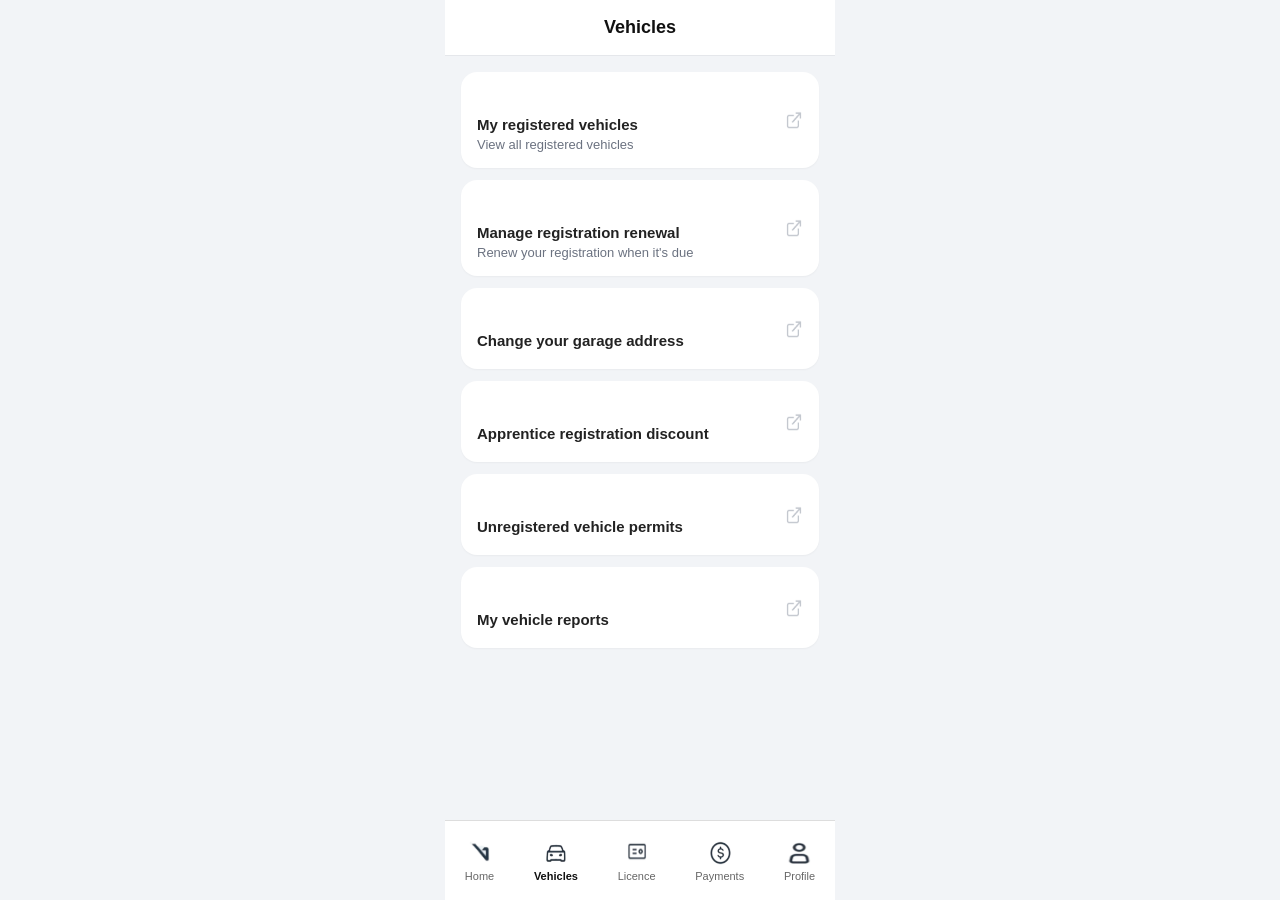
<file: vehicles-menu.html>
<!DOCTYPE html>
<html lang="en">
<head>
  <meta charset="UTF-8" />
  <meta name="viewport" content="width=device-width, initial-scale=1, viewport-fit=cover" />
  <title>Vehicles</title>

  <link rel="stylesheet" href="styles.css" />
  
  <style>
    * {
      box-sizing: border-box;
      margin: 0;
      padding: 0;
      font-family: -apple-system, BlinkMacSystemFont, "Segoe UI", Roboto, Helvetica, Arial, sans-serif;
    }

    body {
      background: #f2f4f7;
      color: #111;
    }

    .app {
      width: 390px;
      height: 100vh;
      margin: 0 auto;
      background: #f2f4f7;
      position: relative;
      overflow: hidden;
    }

    /* HEADER */
    .top-header {
      height: 56px;
      display: flex;
      align-items: center;
      justify-content: center;
      position: relative;
      background: #fff;
      border-bottom: 1px solid #e5e7eb;
    }

    .top-header .title {
      font-size: 18px;
      font-weight: 600;
    }

    /* LIST */
    .list {
      padding: 16px;
    }

    .list-item {
      background: #fff;
      border-radius: 16px;
      padding: 16px;
      margin-bottom: 12px;
      display: flex;
      justify-content: space-between;
      align-items: center;
      text-decoration: none;
      color: inherit;
      box-shadow: 0 1px 2px rgba(0,0,0,0.04);
    }

    .list-text h3 {
      font-size: 15px;
      font-weight: 600;
      margin-bottom: 4px;
    }

    .list-text p {
      font-size: 13px;
      color: #6b7280;
    }

    .external {
      width: 18px;
      height: 18px;
      opacity: 0.6;
    }

    .list-item:active {
      background: #f9fafb;
    }

    /* BOTTOM NAV (same as home) */
    .nav {
      position: absolute;
      bottom: 0;
      width: 100%;
      height: 80px;
      background: #fff;
      border-top: 1px solid #ddd;
      display: flex;
      justify-content: space-around;
      align-items: center;
    }

    .nav a {
      text-decoration: none;
      color: #666;
      font-size: 11px;
      text-align: center;
    }

    .nav a.active {
      color: #111;
      font-weight: 600;
    }

    .nav-icon {
      width: 26px;
      height: 26px;
      display: block;
      margin: 0 auto 4px;
    }
  </style>
</head>

<body>
  <div class="app">

    <header class="top-header">
      <div class="title">Vehicles</div>
    </header>

    <div class="list">

      <a href="vehicles.html" class="list-item">
        <div class="list-text">
          <h3>My registered vehicles</h3>
          <p>View all registered vehicles</p>
        </div>
        <img src="tic.png" class="external">
      </a>

      <a href="#" class="list-item">
        <div class="list-text">
          <h3>Manage registration renewal</h3>
          <p>Renew your registration when it's due</p>
        </div>
        <img src="tic.png" class="external">
      </a>

      <a href="#" class="list-item">
        <div class="list-text">
          <h3>Change your garage address</h3>
        </div>
        <img src="tic.png" class="external">
      </a>

      <a href="#" class="list-item">
        <div class="list-text">
          <h3>Apprentice registration discount</h3>
        </div>
        <img src="tic.png" class="external">
      </a>

      <a href="#" class="list-item">
        <div class="list-text">
          <h3>Unregistered vehicle permits</h3>
        </div>
        <img src="tic.png" class="external">
      </a>

      <a href="#" class="list-item">
        <div class="list-text">
          <h3>My vehicle reports</h3>
        </div>
        <img src="tic.png" class="external">
      </a>

    </div>

    <!-- bottom nav -->
    <nav class="nav">
      <a href="home.html">
        <img src="home logo.png" class="nav-icon">
        Home
      </a>

      <a href="vehicles-menu.html" class="active">
        <img src="car logo.png" class="nav-icon">
        Vehicles
      </a>

      <a href="index.html">
        <img src="License logo.png" class="nav-icon">
        Licence
      </a>

      <a href="payment.html">
        <img src="payment logo.png" class="nav-icon">
        Payments
      </a>

      <a href="profile.html">
        <img src="profile logo.png" class="nav-icon">
        Profile
      </a>
    </nav>

  </div>
</body>
</html>
</file>
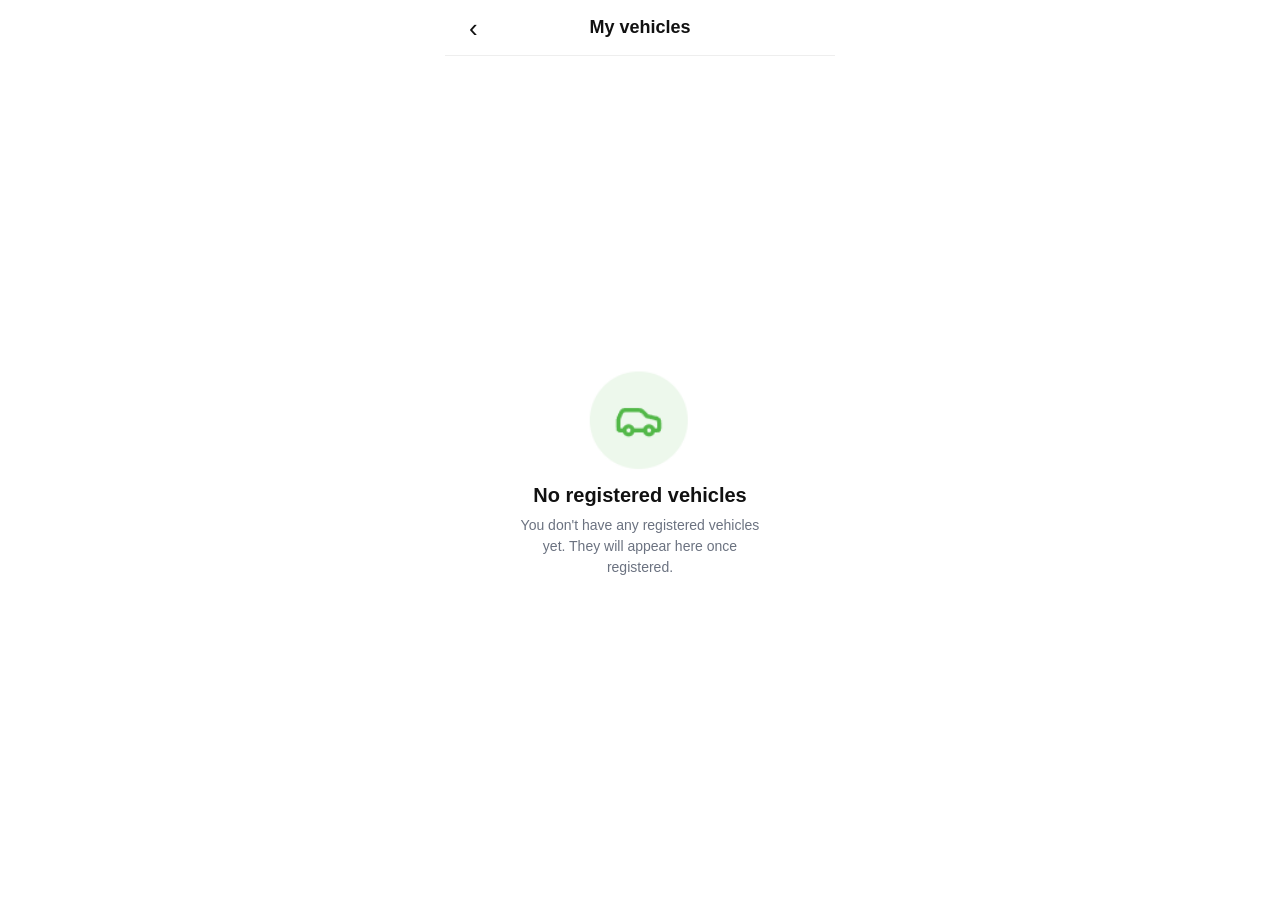
<file: vehicles.html>
<!DOCTYPE html>
<html lang="en">
<head>
  <meta charset="UTF-8" />
  <meta name="viewport" content="width=device-width, initial-scale=1, viewport-fit=cover" />
  <title>My vehicles</title>

  <style>
    * {
      box-sizing: border-box;
      margin: 0;
      padding: 0;
      font-family: -apple-system, BlinkMacSystemFont, "Segoe UI", Roboto, Helvetica, Arial, sans-serif;
    }

    body {
      background: #ffffff;
      color: #111;
    }

    /* phone container */
    .app {
      width: 390px;
      height: 100vh;
      margin: 0 auto;
      background: #fff;
      position: relative;
      overflow: hidden;
    }

    /* header */
    .top-header {
      height: 56px;
      display: flex;
      align-items: center;
      justify-content: center;
      position: relative;
      border-bottom: 1px solid #eee;
      padding: 0 16px;
    }

    .top-header .title {
      font-size: 18px;
      font-weight: 600;
    }

    .top-header .back {
      position: absolute;
      left: 16px;
      text-decoration: none;
      color: #111;
      font-size: 26px;
      line-height: 1;
      padding: 6px 8px;
      border-radius: 10px;
    }

    .top-header .back:active {
      background: rgba(0,0,0,0.06);
    }

    /* empty state */
    .empty {
      height: calc(100vh - 56px);
      display: flex;
      flex-direction: column;
      align-items: center;
      justify-content: center;
      padding: 0 24px;
      text-align: center;
    }

    .icon-circle {
      width: 88px;
      height: 88px;
      border-radius: 50%;
      background: #eaf7ea;
      display: flex;
      align-items: center;
      justify-content: center;
      margin-bottom: 18px;
    }

    .icon-circle img {
      width: 120px;
      height: 120px;
      object-fit: contain;
    }

    .empty h2 {
      font-size: 20px;
      font-weight: 700;
      margin-bottom: 8px;
    }

    .empty p {
      font-size: 14px;
      line-height: 1.5;
      color: #6b7280;
      max-width: 260px;
    }
    .icon-circle {
  background: transparent;   /* removes green circle */
}

  </style>
</head>

<body>
  <div class="app">

    <header class="top-header">
      <a href="home.html" class="back">‹</a>
      <div class="title">My vehicles</div>
    </header>

    <div class="empty">
      <div class="icon-circle">
        <!-- replace car.png with your car icon -->
        <img src="cas.png" alt="Vehicle icon">
      </div>

      <h2>No registered vehicles</h2>
      <p>
        You don't have any registered vehicles yet.
        They will appear here once registered.
      </p>
    </div>

  </div>
</body>
</html>
</file>
<file: styles.css>
/* GLOBAL STYLES */
* {
  box-sizing: border-box;
  font-family: -apple-system, BlinkMacSystemFont, "Segoe UI", Roboto, Helvetica, Arial, sans-serif;
}

body {
  margin: 0;
  background: #ffffff;
  color: #111;
}

.back {
  text-decoration: none;   /* removes underline */
  color: #111;             /* or whatever color you want */
  font-size: 24px;         /* makes the arrow bigger */
  font-weight: bold;
  display: inline-block;
  padding: 4px 8px;
}

.back:active,
.back:visited,
.back:hover {
  color: #111;             /* keeps color consistent on click, hover, visited */
  text-decoration: none;
}


.app {
  max-width: 430px;
  margin: 0 auto;
  background: #fff;

  min-height: 100vh;
  min-height: 100dvh;
}


/* HEADER */
.top-header {
  display: flex;
  align-items: center;
  justify-content: center; /* center all children */
  position: relative;      /* needed for back button absolute positioning */
  height: 56px;
  padding: 0 16px;
  border-bottom: 1px solid #eee;
  padding-top: env(safe-area-inset-top);
  height: calc(56px + env(safe-area-inset-top));
}

.top-header .title {
  font-weight: 600;
  font-size: 18px;
}

.top-header .back {
  position: absolute;      /* place back button independently on the left */
  left: 16px;
  font-size: 28px;
}


/* REFRESH */
.refresh {
  text-align: center;
  font-size: 13px;
  color: #8b8b8b;
  padding: 10px 0;
}

/* LICENCE BAR */
.licence-bar {
  display: flex;
  justify-content: space-between; /* text left, logo right */
  align-items: center;            /* vertical center */
  padding: 16px;
  background: #d32f2f;
  color: white;
}

.licence-text {
  display: flex;
  flex-direction: column;         /* stack title + subtitle */
  justify-content: center;        /* vertical center in flex */
}

.licence-title {
  font-weight: 700;
  font-size: 14px;
}

.licence-sub {
  font-size: 12px;
  margin-top: 2px; /* slight spacing between lines */
}

.logo img {
  height: 22px;                /* perfectly matches text height */
  width: auto;
  object-fit: contain;
  filter: brightness(0) invert(1); /* makes it white */
}

/* IMAGE SECTION */
.image-section {
  width: 100%;
}

.image-section img {
  width: 100%;
  display: block;
}

/* TABS */
.segmented {
  display: flex;          /* 👈 change from inline-flex */
  width: fit-content;     /* keeps pill tight */
  margin: 16px auto 0;    /* centers */
  background: #ffffff;
  border-radius: 999px;
  border: 1px solid #e5e7eb;
}

.licence-link {
  text-decoration: none;
  color: inherit;
  display: block;
}

.segmented button {
      border: none;
      background: transparent;
      padding: 5px 42px;
      border-radius: 999px;
      font-size: 14px;
      font-weight: 600;
      cursor: pointer;
      color: #1f2937;
      transition: all 0.2s ease;
    }

    .segmented button.active {
      background: #1f3b63;
      color: white;
    }


/* DETAILS */
.details {
  padding: 0 16px 24px;
}

.details h2 {
  margin-bottom: 20px;
  margin-top: 50px;
}

.row{
  display:flex;
  justify-content:flex-start; /* don't push to far right */
  gap: 62px;                  /* controls how "middle" the right column is */
  margin-bottom: 24px;
}

.row > div{
  width: 150px;               /* makes both columns consistent */
}


.row span {
  font-size: 12px;
  color: #8b8b8b;
}

.row strong {
  display: block;
  margin-top: 4px;
}

.badge {
  display: inline-flex;             /* inline-block + flex centering */
  align-items: center;              /* vertically center image */
  justify-content: center;          /* horizontally center image */
  background-color: #DE3424;        /* same red as Tailwind example */
  padding: 2px 6px;                 /* approximate px-1.5 py-0.5 in Tailwind */
  font-size: 0.75rem;               /* text-xs equivalent, fallback if image missing */
  font-weight: 700;                  /* bold, for fallback text */
  line-height: 1;                    /* centers content vertically */
}

.badge-image {
  height: 0.75rem;                  /* matches text-xs (12px) */
  width: auto;                       /* preserve aspect ratio */
  display: block;
}



h3 {
  margin-top: 28px;
  margin-bottom: 12px;
  font-size: 15px;
  font-weight: 600;
  color: #222;
}

.single {
  margin-bottom: 24px;
}

.single span {
  font-size: 12px;
  color: #8b8b8b;
}

.single strong {
  display: block;
  margin-top: 4px;
}

.muted {
  color: #8b8b8b;
}

.pill {
  background: #e5e7eb;
  color: #333;
  font-size: 11px;
  padding: 2px 8px;
  border-radius: 999px;
  margin-left: 6px;
}

.barcode {
  margin-top: 8px;
  height: 48px;
  background: repeating-linear-gradient(
    90deg,
    #000,
    #000 2px,
    #fff 2px,
    #fff 4px
  );
  border-radius: 4px;
}

.divider {
  height: 1px;
  background: #d1d5db;
  margin: 12px 0 16px;
  border-radius: 1px;
}

/* GRID-2 STACKED */
.grid-2 {
  display: grid;
  grid-template-columns: 1fr; /* single column */
  gap: 16px;                  /* vertical spacing */
}

.cell span {
  font-size: 12px;
  color: #8b8b8b;
}

.cell strong {
  display: block;
  margin-top: 4px;
}

.section-banner {
  position: relative;
  margin: 24px -16px 12px;       /* negative horizontal margin to stretch full width of container */
  background-color: #E8EAF0;   /* light gray-blue background */
  padding: 8px 16px;           /* vertical and horizontal padding */
  border-radius: 4px;          /* optional: slightly rounded corners */
}

.section-banner h3 {
  margin: 0;                   /* remove default margin */
  font-size: 0.875rem;         /* text-sm in Tailwind (14px) */
  font-weight: 600;             /* semibold */
  color: #5B6B7C;              /* muted dark gray-blue text */
}
.signature-image {
  width: auto;           /* do not stretch full width */
  max-width: 200px;      /* adjust to desired width */
  height: auto;          /* maintain aspect ratio */
  display: block;
  margin-top: 4px;       /* spacing below the label */
  object-fit: contain;   /* keeps proportions */
}

.car-permit {
  font-weight: 600;              /* semibold */
  color: #111;                   /* dark text (similar to text-gray-900) */
  display: flex;                 /* flex container to align text + badge */
  align-items: center;           /* vertically center badge with text */
  gap: 4px;                      /* space between text and badge */
  margin: 0;                     /* remove default margin if needed */
}

.permit-badge {
  display: inline-flex;          /* center contents inside badge */
  align-items: center;
  justify-content: center;
  padding: 2px 1px;              /* px-1.5 py-0.5 equivalent */          /* slightly rounded corners */
}

.permit-icon {
  width: 24px;                   /* roughly text-xs size */
  height: 24px;
  object-fit: contain;           /* maintain image proportions */
  display: block;
}

.status-tick {
  width: 24px;            /* adjust to match text height */
  height: 24px;
  object-fit: contain;
  display: inline-block;
  vertical-align: middle; /* aligns tick with text baseline */
  margin-right: 4px;      /* space between tick and "Current" */
}

.proficiency-logo {
  width: 24px;             /* match text height */
  height: 24px;            
  object-fit: contain;     
  display: inline-block;    
  vertical-align: middle;  /* aligns image with text baseline */
  margin-right: 4px;       /* spacing between logo and text */
}

.a-logo {
  width: 35px;             /* match text height */
  height: 15px;            
  object-fit: contain;     
  display: inline-block;    
  vertical-align: middle;  /* aligns image with text baseline */
  margin-right: 4px;       /* spacing between logo and text */
}

.ass-icon {
  width: 111px;                   /* roughly text-xs size */
  height: 24px;
  object-fit: contain;           /* maintain image proportions */
  display: block;
}

.barcode-logo {
    width: 400px;
    margin-top: 10px;
    align-items: center;
}

.card-number-wrapper {
  display: flex;
  align-items: center;
  justify-content: space-between;
  margin-top: 4px;
}

.eye-btn {
  background: none;
  border: none;
  padding: 4px;
  cursor: pointer;
}

.eye-icon {
  width: 22px;
  height: 22px;
  object-fit: contain;
  opacity: 0.8;
}

.eye-btn:active .eye-icon {
  opacity: 0.5;
}

.content,
.details {
  padding-bottom: calc(96px + env(safe-area-inset-bottom));
}

.qr-wrap{
  position: relative;
}

.qr-hotspot{
  position: absolute;

  /* 👇 move these until it sits on top of the screenshot button */
  left: 58%;
  top: 65%;
  width: 32%;
  height: 14%;

  background: transparent; /* invisible */
  border: none;
  cursor: pointer;

  /* stops blue highlight on mobile */
  -webkit-tap-highlight-color: transparent;

  /* hide text (but keeps accessibility) */
  color: transparent;
}

.inline-strong {
  display: inline-flex;
  align-items: center;   /* moves Car UP */
  gap: 6px;
  line-height: 1;
}
</file>
